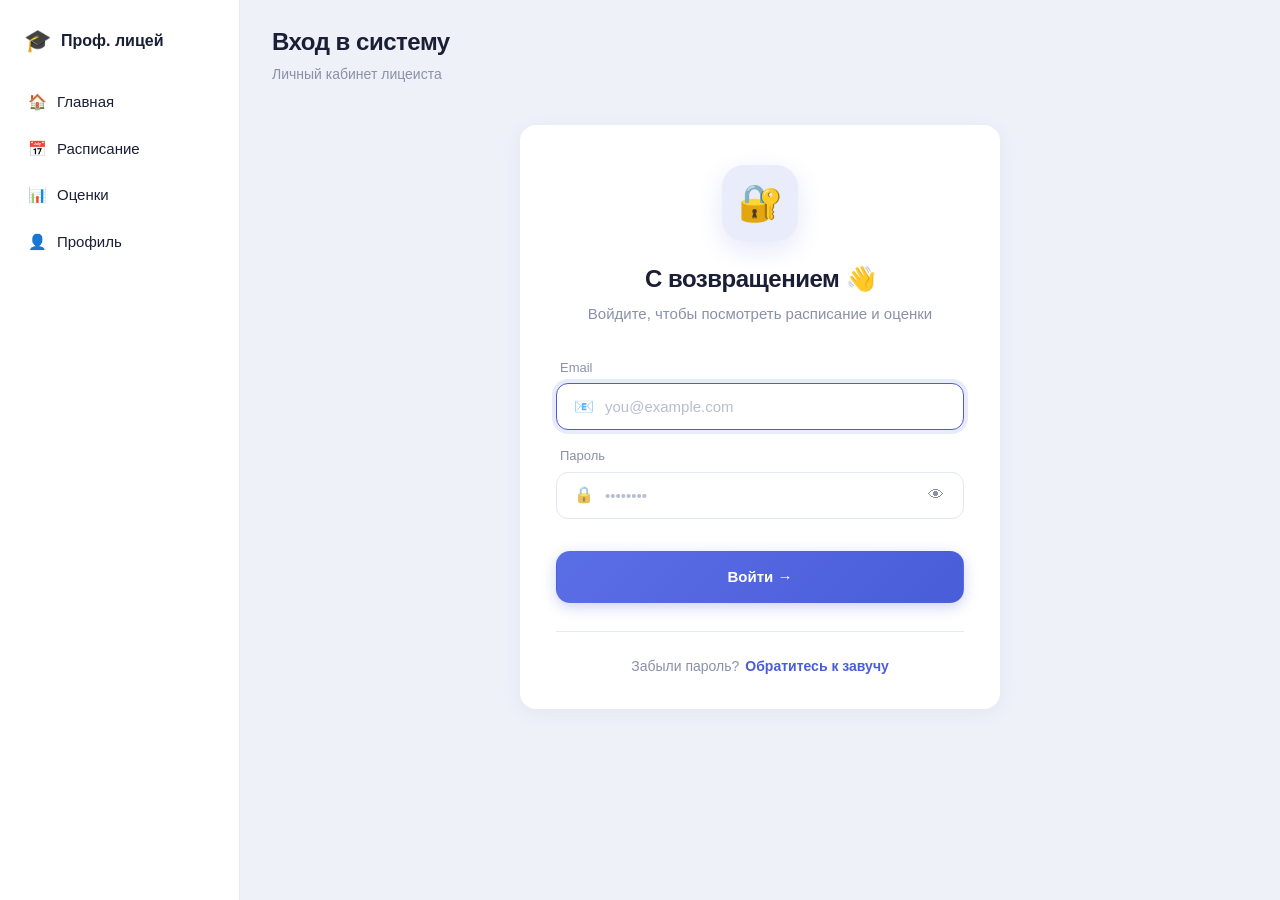
<file: frontend/login.html>
<!DOCTYPE html>
<html lang="ru">
<head>
  <meta charset="UTF-8" />
  <meta name="viewport" content="width=device-width, initial-scale=1.0" />
  <title>Вход — Проф. лицей</title>
  <link rel="icon" href="data:image/svg+xml,<svg xmlns='http://www.w3.org/2000/svg' viewBox='0 0 100 100'><text y='.9em' font-size='90'>🎓</text></svg>" />
  <link rel="stylesheet" href="static/css/style.css" />
</head>
<body>
  <div class="app">
    <!-- Сайдбар — как в расписании -->
    <aside class="sidebar">
      <div class="brand">
        <span class="brand-icon">🎓</span>
        <span class="brand-title">Проф. лицей</span>
      </div>
      <nav class="nav">
        <a class="nav-link" href="index.html"><span>🏠</span> Главная</a>
        <a class="nav-link" href="schedule.html"><span>📅</span> Расписание</a>
        <a class="nav-link" href="grades.html"><span>📊</span> Оценки</a>
        <a class="nav-link" href="/app/students.html" id="nav-students" style="display:none">
          <span>👥</span> Ученики
        </a>
        <a class="nav-link" href="/app/set-grade.html" id="nav-set-grade" style="display:none">
          <span>✏️</span> Выставить оценку
        </a>
        <a class="nav-link" href="profile.html"><span>👤</span> Профиль</a>
      </nav>
    </aside>

    <!-- Основная часть -->
    <main class="main">
      <header class="topbar">
        <div>
          <h1>Вход в систему</h1>
          <div class="topbar-sub">Личный кабинет лицеиста</div>
        </div>
      </header>

      <section class="card login-card">
        <!-- Логотип -->
        <div class="login-logo-wrap">
          <div class="login-logo">🔐</div>
        </div>

        <h2 class="login-title">С возвращением 👋</h2>
        <p class="login-subtitle">Войдите, чтобы посмотреть расписание и оценки</p>

        <form id="login-form" class="form">

          <label class="field">
            <span>Email</span>
            <div class="input-wrap">
              <span class="input-icon">📧</span>
              <input
                type="email"
                name="email"
                required
                placeholder="you@example.com"
                autocomplete="email"
                autofocus
              />
            </div>
          </label>

          <label class="field">
            <span>Пароль</span>
            <div class="input-wrap">
              <span class="input-icon">🔒</span>
              <input
                type="password"
                name="password"
                required
                placeholder="••••••••"
                autocomplete="current-password"
                id="password-input"
              />
              <button type="button" class="input-suffix" id="toggle-password" title="Показать пароль">
                👁
              </button>
            </div>
          </label>

          <div class="form-error" id="login-error"></div>

          <button type="submit" class="btn btn-primary btn-block btn-lg" id="login-submit">
            Войти →
          </button>

        </form>

        <div class="login-hint">
          <span class="muted">Забыли пароль?</span>
          <a href="#">Обратитесь к завучу</a>
        </div>
      </section>
    </main>
  </div>

  <script>
    const API_BASE = '';
    const form = document.getElementById('login-form');
    const errorEl = document.getElementById('login-error');
    const submitBtn = document.getElementById('login-submit');
    const passwordInput = document.getElementById('password-input');
    const toggleBtn = document.getElementById('toggle-password');

    toggleBtn.addEventListener('click', () => {
      const isHidden = passwordInput.type === 'password';
      passwordInput.type = isHidden ? 'text' : 'password';
      toggleBtn.textContent = isHidden ? '🙈' : '👁';
    });

    form.addEventListener('submit', async (e) => {
      e.preventDefault();
      errorEl.textContent = '';
      errorEl.classList.remove('show');

      submitBtn.disabled = true;
      submitBtn.textContent = 'Входим…';

      try {
        const response = await fetch(`${API_BASE}/auth`, {
          method: 'POST',
          headers: { 'Content-Type': 'application/json' },
          credentials: 'include',
          body: JSON.stringify({
            email: form.email.value.trim(),
            password: form.password.value,
          }),
        });

        if (!response.ok) {
          const data = await response.json().catch(() => ({}));
          throw new Error(data.detail || `Ошибка ${response.status}`);
        }

        location.href = '/app/schedule.html';
      } catch (err) {
        errorEl.textContent = err.message || 'Не удалось войти';
        errorEl.classList.add('show');
        submitBtn.disabled = false;
        submitBtn.textContent = 'Войти →';
      }
    });
  </script>
</body>
</html>
</file>
<file: frontend/static/css/style.css>
/* ============================================================
   Проф. лицей — общий стиль
   Индиго-палитра, карточки, скругления, тени
   ============================================================ */

/* ============ ПЕРЕМЕННЫЕ ============ */
:root {
  --accent: #4a5dd9;
  --accent-soft: #e9ecfb;
  --accent-dark: #3646b8;
  --bg: #eef1f8;
  --surface: #ffffff;
  --text: #1a1f36;
  --muted: #8a90a8;
  --border: #e4e8f3;
  --danger: #e05a6a;
  --ok: #4cb87e;
  --warning: #e0a94a;

  --radius: 16px;
  --radius-sm: 12px;

  --shadow: 0 4px 18px rgba(80, 100, 180, 0.07);
  --shadow-hover: 0 12px 32px rgba(80, 100, 180, 0.14);

  /* Палитра предметов */
  --subj-math-bg: #e9eaff; --subj-math-fg: #5f66d9;
  --subj-rus-bg:  #ffe6ec; --subj-rus-fg:  #d96283;
  --subj-chem-bg: #e5f7ec; --subj-chem-fg: #4fa878;
  --subj-hist-bg: #ffefe0; --subj-hist-fg: #d98a4a;
  --subj-inf-bg:  #e0efff; --subj-inf-fg:  #4a8cd9;
  --subj-phys-bg: #f0e6ff; --subj-phys-fg: #7a52c9;
  --subj-lang-bg: #e6f5ff; --subj-lang-fg: #2f88b8;
  --subj-default-bg: #eef1f8; --subj-default-fg: #6b7290;
}

/* ============ БАЗА ============ */
* { box-sizing: border-box; }

html, body {
  margin: 0;
  padding: 0;
  font-family: -apple-system, BlinkMacSystemFont, "Inter", "Segoe UI", Roboto, sans-serif;
  color: var(--text);
  background: var(--bg);
  font-size: 15px;
  line-height: 1.5;
  -webkit-font-smoothing: antialiased;
  min-height: 100vh;
}

a { color: var(--accent); text-decoration: none; }
a:hover { text-decoration: underline; }

h1, h2, h3 {
  margin: 0 0 12px;
  font-weight: 700;
  letter-spacing: -0.01em;
}
h1 { font-size: 24px; }
h2 { font-size: 19px; }
h3 { font-size: 17px; }

.muted { color: var(--muted); }
.error { color: var(--danger); }
.ok    { color: var(--ok); }
.hidden { display: none !important; }

/* ============ LAYOUT (сайдбар + main) ============ */
.app {
  display: grid;
  grid-template-columns: 240px 1fr;
  min-height: 100vh;
}

.sidebar {
  background: var(--surface);
  border-right: 1px solid var(--border);
  padding: 24px 16px;
  display: flex;
  flex-direction: column;
  gap: 24px;
  position: sticky;
  top: 0;
  height: 100vh;
}

.brand {
  display: flex;
  align-items: center;
  gap: 10px;
  font-weight: 700;
  font-size: 16px;
  padding: 0 8px;
}
.brand-icon { font-size: 22px; }

.nav { display: flex; flex-direction: column; gap: 4px; }

.nav-link {
  display: flex;
  align-items: center;
  gap: 10px;
  padding: 10px 12px;
  border-radius: var(--radius-sm);
  color: var(--text);
  font-weight: 500;
  text-decoration: none;
  transition: background 0.15s, color 0.15s;
}
.nav-link:hover {
  background: var(--accent-soft);
  color: var(--accent-dark);
  text-decoration: none;
}
.nav-link.active {
  background: var(--accent);
  color: #fff;
}

.main {
  padding: 24px 32px 48px;
  max-width: 1200px;
  width: 100%;
}

/* ============ TOPBAR ============ */
.topbar {
  display: flex;
  justify-content: space-between;
  align-items: center;
  margin-bottom: 20px;
  gap: 16px;
  flex-wrap: wrap;
}
.topbar h1 {
  margin: 0;
  font-size: 24px;
  font-weight: 700;
  letter-spacing: -0.02em;
}
.topbar-sub {
  color: var(--muted);
  font-size: 14px;
  margin-top: 4px;
}

/* ============ CARD ============ */
.card {
  background: var(--surface);
  border-radius: var(--radius);
  padding: 20px 24px;
  box-shadow: var(--shadow);
}

/* ============ CONTROL BAR (неделя) ============ */
.control-bar {
  display: flex;
  align-items: center;
  justify-content: space-between;
  padding: 14px 16px;
  background: #f8fafd;
  border-radius: var(--radius-sm);
  margin-bottom: 20px;
  gap: 8px;
  flex-wrap: wrap;
}
.control-bar-left {
  display: flex;
  align-items: center;
  gap: 8px;
  font-weight: 600;
  font-size: 14px;
}
.control-bar-range {
  display: flex;
  align-items: center;
  gap: 12px;
  font-weight: 500;
  font-size: 14px;
}
.control-bar-range .arrow {
  background: none;
  border: none;
  color: var(--muted);
  font-size: 20px;
  cursor: pointer;
  width: 32px;
  height: 32px;
  border-radius: 8px;
  display: grid;
  place-items: center;
  transition: all 0.15s;
  font-family: inherit;
}
.control-bar-range .arrow:hover {
  color: var(--accent);
  background: var(--accent-soft);
}

/* ============ WEEK GRID (расписание) ============ */
.week-grid { overflow-x: auto; padding-bottom: 4px; }
.week-grid-inner {
  display: grid;
  grid-template-columns: 90px repeat(6, minmax(110px, 1fr));
  gap: 10px;
  min-width: 780px;
}
.week-day {
  text-align: center;
  padding: 10px 4px 12px;
  border-radius: 12px;
  background: #f8fafd;
}
.week-day .day-name {
  font-weight: 700;
  font-size: 14px;
  color: var(--text);
}
.week-day .day-date {
  font-size: 11px;
  color: var(--muted);
  margin-top: 2px;
}
.week-day[data-day="6"] { background: var(--accent-soft); }
.week-day[data-day="6"] .day-name { color: var(--accent); }
.week-day[data-day="6"] .day-date { color: var(--accent); opacity: 0.75; }

.week-corner { padding: 10px 4px 12px; }

.time-cell {
  display: flex;
  flex-direction: column;
  justify-content: center;
  padding: 14px 10px;
  background: #f8fafd;
  border-radius: 12px;
  font-size: 12px;
}
.time-cell .time-start {
  font-weight: 700;
  font-size: 13px;
  color: var(--accent);
}
.time-cell .time-end {
  color: var(--muted);
  font-size: 11px;
  margin-top: 3px;
}

.lesson-tile {
  display: flex;
  flex-direction: column;
  align-items: center;
  justify-content: center;
  gap: 6px;
  padding: 14px 8px;
  min-height: 108px;
  border-radius: 14px;
  background: var(--surface);
  border: 1px solid var(--border);
  text-align: center;
  cursor: pointer;
  transition: transform 0.12s, box-shadow 0.12s, border-color 0.12s;
}
.lesson-tile:hover {
  transform: translateY(-2px);
  box-shadow: var(--shadow);
  border-color: transparent;
}
.lesson-tile:active { transform: translateY(0); }

.lesson-tile.empty {
  background: transparent;
  border: 1px dashed #dfe4f0;
  cursor: default;
}
.lesson-tile.empty:hover {
  transform: none;
  box-shadow: none;
  border-color: #dfe4f0;
}
.lesson-tile.empty::before {
  content: "+";
  color: #c7cddd;
  font-size: 20px;
  font-weight: 300;
}

.lesson-tile .lesson-icon {
  width: 42px;
  height: 42px;
  border-radius: 12px;
  display: grid;
  place-items: center;
  font-size: 20px;
  flex-shrink: 0;
}
.lesson-tile .lesson-name {
  font-size: 12px;
  font-weight: 600;
  line-height: 1.2;
  color: var(--text);
  overflow: hidden;
  display: -webkit-box;
  -webkit-line-clamp: 2;
  -webkit-box-orient: vertical;
  word-break: break-word;
}
.lesson-tile .lesson-teacher {
  font-size: 10px;
  color: var(--muted);
  overflow: hidden;
  text-overflow: ellipsis;
  white-space: nowrap;
  max-width: 100%;
}

.lesson-tile[data-subj="math"] .lesson-icon { background: var(--subj-math-bg); color: var(--subj-math-fg); }
.lesson-tile[data-subj="rus"]  .lesson-icon { background: var(--subj-rus-bg);  color: var(--subj-rus-fg); }
.lesson-tile[data-subj="chem"] .lesson-icon { background: var(--subj-chem-bg); color: var(--subj-chem-fg); }
.lesson-tile[data-subj="hist"] .lesson-icon { background: var(--subj-hist-bg); color: var(--subj-hist-fg); }
.lesson-tile[data-subj="inf"]  .lesson-icon { background: var(--subj-inf-bg);  color: var(--subj-inf-fg); }
.lesson-tile[data-subj="phys"] .lesson-icon { background: var(--subj-phys-bg); color: var(--subj-phys-fg); }
.lesson-tile[data-subj="lang"] .lesson-icon { background: var(--subj-lang-bg); color: var(--subj-lang-fg); }
.lesson-tile[data-subj="default"] .lesson-icon { background: var(--subj-default-bg); color: var(--subj-default-fg); }

/* ============ BUTTONS ============ */
.btn {
  display: inline-flex;
  align-items: center;
  justify-content: center;
  gap: 8px;
  padding: 11px 20px;
  border-radius: var(--radius-sm);
  border: 1px solid var(--border);
  background: #fff;
  color: var(--text);
  font-weight: 600;
  cursor: pointer;
  font-size: 14px;
  font-family: inherit;
  text-decoration: none;
  transition: all 0.15s ease;
  line-height: 1.2;
  min-height: 44px;
}
.btn:hover {
  border-color: var(--accent);
  color: var(--accent-dark);
  text-decoration: none;
}
.btn:disabled {
  opacity: 0.5;
  cursor: not-allowed;
}

.btn-primary {
  background: linear-gradient(135deg, #5a6ee6 0%, #4a5dd9 100%);
  border-color: transparent;
  color: #fff;
  box-shadow: 0 4px 14px rgba(74, 93, 217, 0.28);
}
.btn-primary:hover {
  background: linear-gradient(135deg, #4a5dd9 0%, #3646b8 100%);
  box-shadow: 0 6px 18px rgba(74, 93, 217, 0.4);
  color: #fff;
  transform: translateY(-1px);
}
.btn-primary:active { transform: translateY(0); }

.btn-soft {
  background: var(--accent-soft);
  border-color: transparent;
  color: var(--accent-dark);
  font-weight: 700;
  padding: 8px 14px;
  font-size: 13px;
  border-radius: 10px;
  min-height: 38px;
}
.btn-soft:hover {
  background: #dfe4f7;
  color: var(--accent-dark);
}

.btn-ghost {
  background: transparent;
  border-color: var(--border);
}

.btn-sm {
  padding: 8px 14px;
  font-size: 13px;
  min-height: 38px;
}
.btn-block { width: 100%; }
.btn-lg {
  min-height: 52px;
  font-size: 15px;
  padding: 15px 24px;
  border-radius: 14px;
  font-weight: 700;
}

/* ============ FORM ============ */
.form {
  display: flex;
  flex-direction: column;
  gap: 16px;
}
.field {
  display: flex;
  flex-direction: column;
  gap: 6px;
  font-size: 14px;
}
.field > span {
  color: var(--muted);
  font-weight: 500;
  padding-left: 4px;
  font-size: 13px;
}
.field input,
.field textarea,
.field select {
  padding: 12px 16px;
  border: 1.5px solid var(--border);
  border-radius: var(--radius-sm);
  font-size: 15px;
  font-family: inherit;
  background: var(--surface);
  color: var(--text);
  transition: border-color 0.15s, box-shadow 0.15s;
  width: 100%;
}
.field input:focus,
.field textarea:focus,
.field select:focus {
  outline: none;
  border-color: var(--accent);
  box-shadow: 0 0 0 4px rgba(74, 93, 217, 0.12);
}
.field input::placeholder { color: #b8bdd0; }
.field textarea { min-height: 100px; resize: vertical; }

.form-row {
  display: grid;
  grid-template-columns: 1fr 1fr;
  gap: 16px;
}
.form-error {
  padding: 0;
  background: #fdecec;
  color: #c9415b;
  border-radius: 12px;
  font-size: 14px;
  font-weight: 500;
  max-height: 0;
  overflow: hidden;
  opacity: 0;
  transition: all 0.25s ease;
  margin: 0;
}
.form-error.show {
  padding: 12px 16px;
  max-height: 200px;
  opacity: 1;
  margin: 4px 0;
}
.form-status {
  font-size: 14px;
  font-weight: 500;
}

/* ============ INPUT с иконкой (для логина) ============ */
.input-wrap {
  position: relative;
  display: flex;
  align-items: center;
}
.input-wrap input {
  width: 100%;
  padding: 14px 16px 14px 48px;
  border: 1.5px solid var(--border);
  border-radius: var(--radius-sm);
  font-size: 15px;
  font-family: inherit;
  background: var(--surface);
  color: var(--text);
  transition: border-color 0.15s, box-shadow 0.15s;
}
.input-wrap input:focus {
  outline: none;
  border-color: var(--accent);
  box-shadow: 0 0 0 4px rgba(74, 93, 217, 0.12);
}
.input-wrap input::placeholder { color: #b8bdd0; }

.input-icon {
  position: absolute;
  left: 18px;
  font-size: 16px;
  pointer-events: none;
  opacity: 0.7;
}
.input-suffix {
  position: absolute;
  right: 12px;
  background: none;
  border: none;
  font-size: 16px;
  cursor: pointer;
  color: var(--muted);
  padding: 8px;
  border-radius: 8px;
  transition: background 0.15s;
  line-height: 1;
}
.input-suffix:hover { background: var(--accent-soft); }

/* ============ LOGIN PAGE ============ */
.login-card {
  max-width: 480px;
  margin: 40px auto;
  padding: 40px 36px 32px;
  text-align: center;
}

.login-logo-wrap {
  display: flex;
  justify-content: center;
  margin-bottom: 20px;
}
.login-logo {
  width: 76px;
  height: 76px;
  border-radius: 22px;
  background: var(--accent-soft);
  color: var(--accent);
  display: grid;
  place-items: center;
  font-size: 36px;
  box-shadow: 0 8px 24px rgba(74, 93, 217, 0.15);
}
.login-title {
  font-size: 24px;
  font-weight: 700;
  letter-spacing: -0.02em;
  margin: 0 0 6px;
  color: var(--text);
}
.login-subtitle {
  color: var(--muted);
  font-size: 15px;
  margin: 0 0 32px;
}
.login-card .form { text-align: left; }

.login-hint {
  display: flex;
  justify-content: center;
  gap: 6px;
  margin-top: 28px;
  padding-top: 24px;
  border-top: 1px solid var(--border);
  font-size: 14px;
}
.login-hint a {
  font-weight: 600;
  color: var(--accent);
}

/* ============ MODAL ============ */
.modal {
  position: fixed;
  inset: 0;
  display: flex;
  align-items: center;
  justify-content: center;
  z-index: 1000;
}
.modal.hidden { display: none; }
.modal-backdrop {
  position: absolute;
  inset: 0;
  background: rgba(30, 40, 80, 0.5);
  backdrop-filter: blur(4px);
}
.modal-card {
  position: relative;
  background: #fff;
  border-radius: 20px;
  padding: 28px 32px;
  box-shadow: 0 20px 60px rgba(30, 40, 80, 0.25);
  width: 100%;
  max-width: 460px;
  margin: 20px;
}
.modal-head {
  display: flex;
  align-items: center;
  gap: 14px;
  margin-bottom: 20px;
}
.modal-icon {
  width: 56px;
  height: 56px;
  border-radius: 16px;
  display: grid;
  place-items: center;
  font-size: 26px;
  flex-shrink: 0;
}
.modal-head-text h2 {
  margin: 0;
  font-size: 18px;
  letter-spacing: -0.01em;
}
.modal-head-text .modal-sub {
  color: var(--muted);
  font-size: 13px;
  margin-top: 2px;
}
.info-list {
  display: flex;
  flex-direction: column;
  gap: 12px;
  margin-bottom: 20px;
}
.info-row {
  display: flex;
  justify-content: space-between;
  gap: 16px;
  padding-bottom: 12px;
  border-bottom: 1px dashed var(--border);
  font-size: 14px;
}
.info-row:last-child { border-bottom: none; padding-bottom: 0; }
.info-row .label { color: var(--muted); flex-shrink: 0; }
.info-row .value { text-align: right; font-weight: 500; }

/* ============ EMPTY STATE ============ */
.empty-state {
  text-align: center;
  padding: 48px 24px;
}
.empty-icon {
  font-size: 64px;
  margin-bottom: 12px;
  opacity: 0.55;
}
.empty-state h2, .empty-state h3 { margin-bottom: 6px; }
.empty-state p { margin-bottom: 20px; }

/* ============ АДАПТИВ ============ */
@media (max-width: 900px) {
  .app { grid-template-columns: 1fr; }
  .sidebar {
    position: static;
    height: auto;
    flex-direction: row;
    padding: 12px;
    gap: 12px;
    border-right: none;
    border-bottom: 1px solid var(--border);
    overflow-x: auto;
  }
  .nav { flex-direction: row; gap: 6px; }
  .nav-link { padding: 8px 12px; }
  .main { padding: 16px; }
  .topbar h1 { font-size: 20px; }
  .form-row { grid-template-columns: 1fr; }

  .login-card {
    margin: 24px 12px;
    padding: 32px 24px 24px;
  }
  .login-title { font-size: 20px; }
  .login-logo { width: 64px; height: 64px; font-size: 30px; }
}

/* ============ PROFILE ============ */
.profile-hero {
  background: linear-gradient(135deg, #5a6ee6 0%, #4a5dd9 60%, #3f52c9 100%);
  border-radius: var(--radius);
  padding: 32px;
  color: #fff;
  display: flex;
  align-items: center;
  gap: 24px;
  margin-bottom: 24px;
  box-shadow: 0 12px 40px rgba(74, 93, 217, 0.25);
  position: relative;
  overflow: hidden;
}
.profile-hero::before {
  content: "";
  position: absolute;
  top: -80px; right: -80px;
  width: 260px; height: 260px;
  border-radius: 50%;
  background: rgba(255, 255, 255, 0.08);
}
.profile-hero::after {
  content: "";
  position: absolute;
  bottom: -100px; right: 120px;
  width: 180px; height: 180px;
  border-radius: 50%;
  background: rgba(255, 255, 255, 0.06);
}

.profile-avatar {
  width: 96px;
  height: 96px;
  border-radius: 24px;
  background: rgba(255, 255, 255, 0.18);
  backdrop-filter: blur(10px);
  display: grid;
  place-items: center;
  font-size: 36px;
  font-weight: 800;
  letter-spacing: -0.02em;
  border: 2px solid rgba(255, 255, 255, 0.25);
  flex-shrink: 0;
  position: relative;
  z-index: 1;
}

.profile-hero-info {
  position: relative;
  z-index: 1;
  min-width: 0;
}
.profile-hero-name {
  font-size: 26px;
  font-weight: 700;
  letter-spacing: -0.02em;
  margin-bottom: 8px;
  line-height: 1.15;
}
.profile-hero-meta {
  display: flex;
  gap: 16px;
  flex-wrap: wrap;
  font-size: 14px;
  opacity: 0.92;
}
.profile-hero-meta span {
  display: inline-flex;
  align-items: center;
  gap: 6px;
}

/* ============ Сетка полей ============ */
.profile-grid {
  display: grid;
  grid-template-columns: 1fr 1fr;
  gap: 16px 28px;
}

.profile-field {
  display: flex;
  flex-direction: column;
  gap: 4px;
  padding: 12px 0;
  border-bottom: 1px dashed var(--border);
}
.profile-field:last-child,
.profile-field:nth-last-child(2) {
  /* Последние два не имеют нижней границы, если 6 полей */
}

.profile-label {
  font-size: 12px;
  color: var(--muted);
  font-weight: 500;
  text-transform: uppercase;
  letter-spacing: 0.4px;
}
.profile-value {
  font-size: 15px;
  font-weight: 500;
  color: var(--text);
}

/* Адаптив */
@media (max-width: 700px) {
  .profile-hero {
    flex-direction: column;
    text-align: center;
    padding: 24px;
  }
  .profile-hero-name { font-size: 22px; }
  .profile-hero-meta { justify-content: center; }
  .profile-grid { grid-template-columns: 1fr; }
}

/* ============ STUDENTS (список учеников) ============ */

.group-input {
  padding: 10px 14px;
  border: 1.5px solid var(--border);
  border-radius: var(--radius-sm);
  font-size: 14px;
  font-family: inherit;
  min-width: 200px;
  background: var(--surface);
  color: var(--text);
  transition: border-color 0.15s, box-shadow 0.15s;
}
.group-input:focus {
  outline: none;
  border-color: var(--accent);
  box-shadow: 0 0 0 4px rgba(74, 93, 217, 0.12);
}

.students-grid {
  display: grid;
  grid-template-columns: repeat(auto-fill, minmax(280px, 1fr));
  gap: 12px;
}

.student-card {
  display: flex;
  align-items: center;
  gap: 14px;
  padding: 14px 16px;
  background: #f8fafd;
  border-radius: var(--radius-sm);
  border-left: 4px solid var(--accent);
  transition: background 0.15s, transform 0.12s;
}
.student-card:hover {
  background: #f4f7fd;
  transform: translateX(2px);
}

.student-avatar {
  width: 48px;
  height: 48px;
  border-radius: 14px;
  background: var(--accent-soft);
  color: var(--accent);
  display: grid;
  place-items: center;
  font-weight: 800;
  font-size: 16px;
  flex-shrink: 0;
  letter-spacing: -0.02em;
}

.student-info { min-width: 0; flex: 1; }
.student-name {
  font-weight: 600;
  font-size: 15px;
  margin-bottom: 2px;
  overflow: hidden;
  text-overflow: ellipsis;
  white-space: nowrap;
}
.student-meta {
  font-size: 12px;
}

@media (max-width: 700px) {
  .students-grid { grid-template-columns: 1fr; }
  .group-input { min-width: 0; width: 100%; }
  .control-bar-range {
    flex-wrap: wrap;
  }
}

/* ============ SET-GRADE FORM ============ */

/* Радио-карточки для выбора типа (Оценка / Пропуск) */
.radio-group {
  display: grid;
  grid-template-columns: 1fr 1fr;
  gap: 12px;
}

.radio-card {
  position: relative;
  cursor: pointer;
}
.radio-card input {
  position: absolute;
  opacity: 0;
  pointer-events: none;
}
.radio-content {
  display: flex;
  align-items: center;
  gap: 12px;
  padding: 14px 18px;
  border: 2px solid var(--border);
  border-radius: var(--radius-sm);
  background: #fff;
  transition: all 0.15s;
  font-weight: 600;
}
.radio-card input:checked + .radio-content {
  border-color: var(--accent);
  background: var(--accent-soft);
  color: var(--accent-dark);
}
.radio-card:hover .radio-content {
  border-color: var(--accent);
}
.radio-icon { font-size: 22px; }
.radio-title { font-size: 15px; }

/* Сетка кнопок-оценок */
.grade-selector {
  display: grid;
  grid-template-columns: repeat(4, 1fr);
  gap: 10px;
}

.grade-option {
  position: relative;
  cursor: pointer;
}
.grade-option input {
  position: absolute;
  opacity: 0;
  pointer-events: none;
}
.grade-option > span {
  display: grid;
  place-items: center;
  aspect-ratio: 1 / 1;
  padding: 8px;
  border-radius: var(--radius-sm);
  border: 2px solid var(--border);
  background: #fff;
  font-weight: 800;
  font-size: 22px;
  transition: all 0.15s;
  line-height: 1.1;
  text-align: center;
}
.grade-option > span small {
  font-size: 10px;
  font-weight: 600;
  color: var(--muted);
  line-height: 1;
}
.grade-option:hover > span { border-color: var(--accent); }

/* Активная оценка — с цветом */
.grade-option input:checked + span {
  transform: scale(1.05);
  box-shadow: 0 6px 16px rgba(74, 93, 217, 0.18);
}

.grade-option.grade-5 input:checked + span { background: #d8f3e3; color: #2f8a55; border-color: #2f8a55; }
.grade-option.grade-4 input:checked + span { background: #dde9ff; color: #3d63c9; border-color: #3d63c9; }
.grade-option.grade-3 input:checked + span { background: #fff1d6; color: #b17d1a; border-color: #b17d1a; }
.grade-option.grade-2 input:checked + span { background: #fdecec; color: #c9415b; border-color: #c9415b; }
.grade-option.grade-other input:checked + span {
  background: #eef1f8; color: var(--muted); border-color: #8a90a8;
}

/* Toast */
.toast {
  position: fixed;
  bottom: 32px;
  left: 50%;
  transform: translateX(-50%) translateY(20px);
  padding: 14px 22px;
  border-radius: 12px;
  font-size: 14px;
  font-weight: 600;
  color: #fff;
  background: #1a1f36;
  box-shadow: 0 12px 32px rgba(0,0,0,.25);
  opacity: 0;
  pointer-events: none;
  transition: all .3s ease;
  z-index: 1000;
  max-width: 90vw;
  text-align: center;
}
.toast.show {
  opacity: 1;
  transform: translateX(-50%) translateY(0);
}
.toast.ok::before { content: '✓ '; color: #4cb87e; font-weight: 800; }
.toast.error { background: #c9415b; }
.toast.error::before { content: '⚠ '; color: #fff; }

/* Адаптив */
@media (max-width: 600px) {
  .radio-group { grid-template-columns: 1fr; }
  .grade-selector { grid-template-columns: repeat(4, 1fr); }
  .grade-option > span { font-size: 18px; }
}

/* ============ STUDENTS FILTER (для set-grade.html) ============ */
.students-filter {
  display: flex;
  gap: 12px;
  align-items: flex-end;
  flex-wrap: wrap;
}
.students-filter .field {
  flex: 1;
  margin: 0;
  min-width: 200px;
}
.students-filter .btn {
  flex-shrink: 0;
}

/* ============ GRADES PAGE ============ */

/* Сводка (средний балл + счётчики) */
.grades-summary-desktop {
  display: flex;
  align-items: center;
  justify-content: space-between;
  gap: 24px;
  padding: 24px 28px;
}

.grades-summary-main {
  text-align: center;
  min-width: 140px;
}

.grades-avg {
  font-size: 46px;
  font-weight: 800;
  color: var(--accent);
  line-height: 1;
  letter-spacing: -0.03em;
}

.grades-avg-label {
  font-size: 12px;
  color: var(--muted);
  margin-top: 6px;
  text-transform: uppercase;
  letter-spacing: 0.06em;
}

.grades-counts {
  display: flex;
  gap: 14px;
  flex-wrap: wrap;
}

.grade-count {
  display: flex;
  flex-direction: column;
  align-items: center;
  gap: 4px;
}

.grade-count-chip {
  width: 34px;
  height: 34px;
  border-radius: 50%;
  display: grid;
  place-items: center;
  font-weight: 700;
  font-size: 15px;
}

.grade-count-num {
  font-size: 13px;
  color: var(--muted);
  font-weight: 600;
}

/* Цвета оценок */
.grade-5 { background: #d8f3e3; color: #2f8a55; }
.grade-4 { background: #dde9ff; color: #3d63c9; }
.grade-3 { background: #fff1d6; color: #b17d1a; }
.grade-2 { background: #fdecec; color: #c9415b; }
.grade-other { background: #eef1f8; color: var(--muted); }

/* Чип оценки в таблице */
.grade-chip {
  display: inline-grid;
  place-items: center;
  min-width: 30px;
  height: 30px;
  padding: 0 8px;
  border-radius: 8px;
  font-weight: 700;
  font-size: 14px;
}

/* Чип «Н» — отсутствие */
.grade-chip.grade-absence {
  background: #eef1f8;
  color: #8a90a8;
  font-weight: 800;
  font-style: italic;
}

/* ============ TABLE (используется в grades.html) ============ */
.table {
  width: 100%;
  border-collapse: collapse;
}
.table th,
.table td {
  padding: 12px 14px;
  text-align: left;
  border-bottom: 1px solid var(--border);
  font-size: 14px;
}
.table th {
  background: #f8fafd;
  color: var(--muted);
  font-size: 12px;
  font-weight: 700;
  text-transform: uppercase;
  letter-spacing: 0.4px;
}
.table tr:hover td {
  background: #fafcff;
}

/* ============ TOPBAR FILTERS (для селекта «Предмет») ============ */
.topbar-filters {
  display: flex;
  align-items: center;
  gap: 10px;
}
.inline-field {
  display: inline-flex;
  align-items: center;
  gap: 8px;
  font-size: 14px;
  color: var(--muted);
}
.inline-field select,
.inline-field input {
  padding: 10px 14px;
  border: 1.5px solid var(--border);
  border-radius: var(--radius-sm);
  font-size: 14px;
  font-family: inherit;
  background: var(--surface);
  color: var(--text);
  min-width: 180px;
  transition: border-color 0.15s, box-shadow 0.15s;
}
.inline-field select:focus,
.inline-field input:focus {
  outline: none;
  border-color: var(--accent);
  box-shadow: 0 0 0 4px rgba(74, 93, 217, 0.12);
}

/* ============ АДАПТИВ — дополнение ============ */
@media (max-width: 700px) {
  .students-filter {
    flex-direction: column;
    align-items: stretch;
  }
  .students-filter .btn {
    width: 100%;
  }
  .grades-summary-desktop {
    flex-direction: column;
    gap: 16px;
  }
  .grades-avg { font-size: 36px; }
  .topbar-filters {
    width: 100%;
    flex-direction: column;
    align-items: stretch;
  }
  .inline-field select,
  .inline-field input {
    width: 100%;
    min-width: 0;
  }
}

/* ============ HERO GREETING ============ */
.hero-greeting {
  background: linear-gradient(135deg, #5a6ee6 0%, #4a5dd9 60%, #3f52c9 100%);
  border-radius: var(--radius);
  padding: 28px 32px;
  color: #fff;
  display: flex;
  align-items: center;
  justify-content: space-between;
  gap: 20px;
  margin-bottom: 24px;
  box-shadow: 0 12px 40px rgba(74, 93, 217, 0.25);
  position: relative;
  overflow: hidden;
}
.hero-greeting::before {
  content: "";
  position: absolute;
  top: -80px; right: -60px;
  width: 220px; height: 220px;
  border-radius: 50%;
  background: rgba(255, 255, 255, 0.08);
}
.hero-greeting-text { position: relative; z-index: 1; min-width: 0; }
.hero-greeting h1 {
  margin: 0 0 6px;
  font-size: 26px;
  font-weight: 700;
  letter-spacing: -0.02em;
  color: #fff;
}
.hero-greeting-sub {
  opacity: 0.9;
  font-size: 14px;
  text-transform: capitalize;
}
.hero-greeting-decor {
  font-size: 64px;
  opacity: 0.5;
  position: relative;
  z-index: 1;
  line-height: 1;
  flex-shrink: 0;
}

/* ============ CARD HEAD (с кнопкой) ============ */
.card-head {
  display: flex;
  align-items: center;
  justify-content: space-between;
  gap: 12px;
  margin-bottom: 16px;
  flex-wrap: wrap;
}
.card-head h2 {
  margin: 0;
  font-size: 17px;
  font-weight: 700;
  display: flex;
  align-items: center;
  gap: 10px;
}
.card-head .head-icon {
  width: 32px; height: 32px;
  border-radius: 10px;
  background: var(--accent-soft);
  color: var(--accent);
  display: grid; place-items: center;
  font-size: 16px;
}

/* ============ TODAY LESSONS ============ */
.today-lessons {
  display: flex;
  flex-direction: column;
  gap: 10px;
}
.today-lesson {
  display: flex;
  align-items: center;
  gap: 16px;
  padding: 14px 16px;
  background: #f8fafd;
  border-radius: var(--radius-sm);
  border-left: 4px solid var(--accent);
  transition: background 0.15s, transform 0.12s;
}
.today-lesson:hover {
  background: #f4f7fd;
  transform: translateX(2px);
}
.today-lesson-time {
  font-weight: 700;
  color: var(--accent);
  font-size: 14px;
  min-width: 68px;
  line-height: 1.2;
}
.today-lesson-time small {
  font-size: 11px;
  color: var(--muted);
  font-weight: 500;
}
.today-lesson-body { flex: 1; min-width: 0; }
.today-lesson-name {
  font-weight: 600;
  font-size: 15px;
  margin-bottom: 2px;
}
.today-lesson-meta {
  color: var(--muted);
  font-size: 13px;
}
.today-lesson-num {
  font-size: 12px;
  font-weight: 600;
  color: var(--accent);
  background: var(--accent-soft);
  padding: 4px 10px;
  border-radius: 999px;
  flex-shrink: 0;
}

/* ============ QUICK ACTIONS (для учителя) ============ */
.quick-actions {
  display: grid;
  grid-template-columns: repeat(auto-fit, minmax(200px, 1fr));
  gap: 12px;
}
.quick-action {
  display: flex;
  flex-direction: column;
  gap: 6px;
  padding: 18px 20px;
  border-radius: var(--radius-sm);
  background: #f8fafd;
  border: 1.5px solid transparent;
  text-decoration: none;
  color: var(--text);
  transition: all 0.15s;
}
.quick-action:hover {
  background: var(--accent-soft);
  border-color: var(--accent);
  transform: translateY(-2px);
  text-decoration: none;
  color: var(--accent-dark);
}
.quick-action-icon {
  width: 44px; height: 44px;
  border-radius: 12px;
  background: #fff;
  display: grid; place-items: center;
  font-size: 22px;
  margin-bottom: 6px;
  box-shadow: 0 4px 12px rgba(74, 93, 217, 0.12);
}
.quick-action-title {
  font-weight: 700;
  font-size: 15px;
  color: var(--text);
}
.quick-action-sub {
  font-size: 12px;
  color: var(--muted);
}

/* ============ GRADES PREVIEW (для ученика) ============ */
.grades-preview-inner {
  display: grid;
  grid-template-columns: auto 1fr;
  gap: 32px;
  align-items: center;
}
.grades-preview-avg { text-align: center; }
.grades-preview-label {
  font-size: 12px;
  color: var(--muted);
  text-transform: uppercase;
  letter-spacing: 0.06em;
  font-weight: 600;
  margin-bottom: 10px;
}
.grades-preview-chips { min-width: 0; }

/* Адаптив */
@media (max-width: 700px) {
  .hero-greeting { padding: 20px 22px; }
  .hero-greeting h1 { font-size: 20px; }
  .hero-greeting-decor { font-size: 40px; }
  .grades-preview-inner { grid-template-columns: 1fr; gap: 20px; }
  .quick-actions { grid-template-columns: 1fr; }
  .today-lesson-num { display: none; }
}

/* ============ GRADES PAGE — placeholder при старте ============ */
#placeholder-card .empty-state {
  padding: 60px 24px;
}

/* Чуть крупнее сводка на этой странице */
.grades-summary-desktop .grades-avg {
  font-size: 46px;
}

/* Учительская таблица — колонка «Ученик» жирным */
#grades-body td b {
  color: var(--text);
  font-weight: 600;
}

/* Адаптив */
@media (max-width: 800px) {
  .topbar-filters {
    width: 100%;
  }
  .inline-field select {
    width: 100%;
  }
}

.student-card-clickable {
  cursor: pointer;
}
.student-card-clickable:hover {
  background: var(--accent-soft);
  transform: translateX(4px);
  border-left-color: var(--accent-dark);
}

.back-bar {
  display: flex;
  align-items: center;
  justify-content: space-between;
  gap: 16px;
  padding: 14px 20px;
  margin-bottom: 16px;
  background: #f8fafd;
  border-radius: var(--radius-sm);
  flex-wrap: wrap;
}
.back-bar-info {
  font-weight: 600;
  color: var(--text);
  font-size: 15px;
}

@media (max-width: 700px) {
  .students-filter {
    flex-direction: column;
    align-items: stretch;
  }
  .students-filter .btn { width: 100%; }
}
</file>
